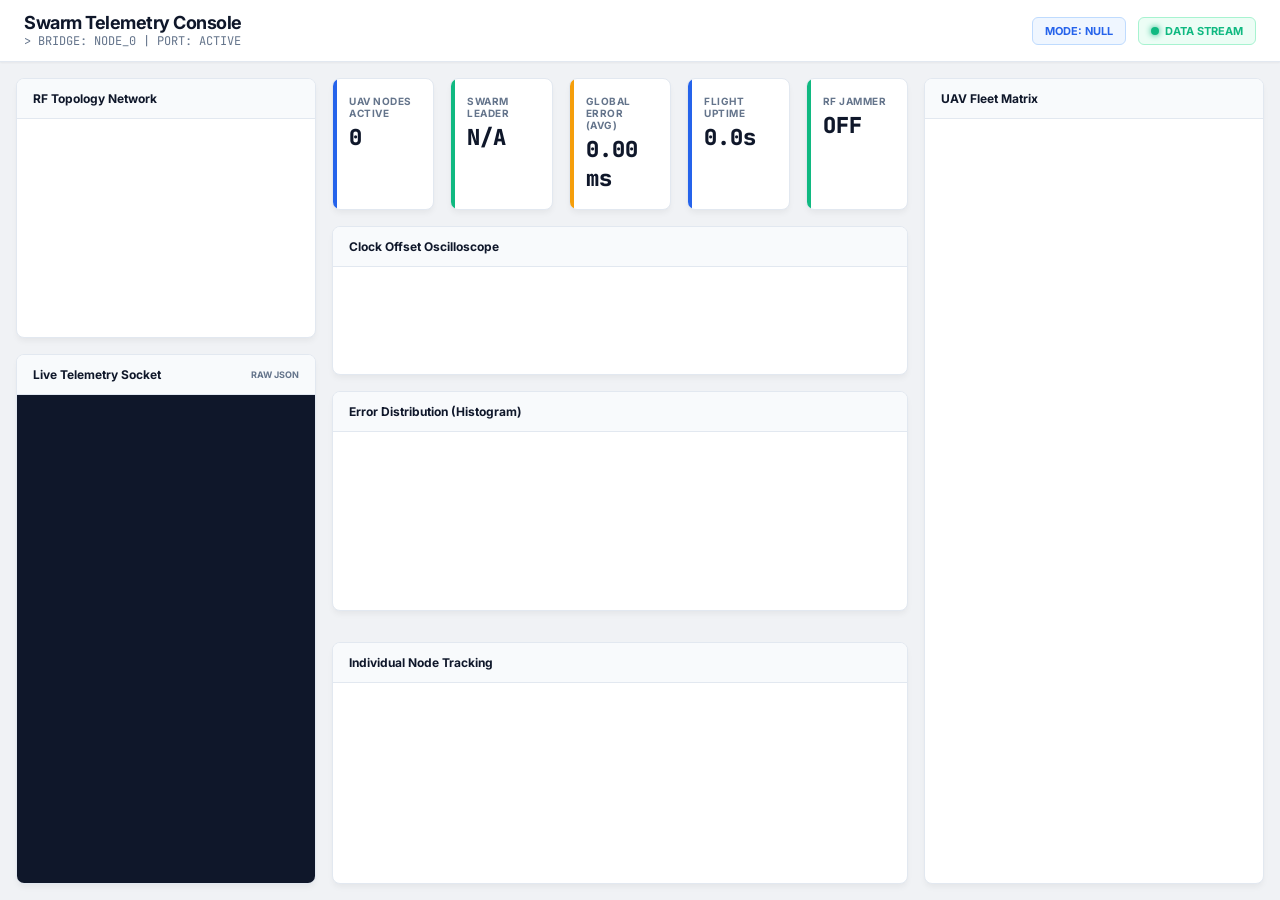
<file: 03_hardware_dashboard/index.html>
<!DOCTYPE html>
<html lang="en">
<head>
    <meta charset="UTF-8">
    <meta name="viewport" content="width=device-width, initial-scale=1.0">
    <title>ESP32 Swarm Telemetry Terminal</title>
    
    <link href="https://fonts.googleapis.com/css2?family=Inter:wght@400;500;600;700&family=JetBrains+Mono:wght@400;700&display=swap" rel="stylesheet">
    <script src="https://cdn.plot.ly/plotly-latest.min.js"></script>
    
    <style>
        :root {
            --bg-main: #f0f2f5;
            --bg-card: #ffffff;
            --border: #e2e8f0;
            --primary: #2563eb;
            --accent: #6366f1;
            --success: #10b981;
            --warning: #f59e0b;
            --danger: #ef4444;
            --text-main: #0f172a;
            --text-muted: #64748b;
            --shadow: 0 4px 6px -1px rgba(0, 0, 0, 0.05);
        }

        * { margin: 0; padding: 0; box-sizing: border-box; }

        body {
            font-family: 'Inter', sans-serif;
            background-color: var(--bg-main);
            color: var(--text-main);
            height: 100vh;
            overflow: hidden;
            display: flex;
            flex-direction: column;
        }

        .navbar {
            background-color: var(--bg-card);
            border-bottom: 1px solid var(--border);
            padding: 12px 24px;
            display: flex;
            justify-content: space-between;
            align-items: center;
            box-shadow: 0 1px 2px rgba(0,0,0,0.05);
            z-index: 10;
        }

        .nav-title h1 { font-size: 18px; font-weight: 700; color: var(--text-main); letter-spacing: -0.5px; }
        .nav-title p { font-size: 12px; color: var(--text-muted); font-family: 'JetBrains Mono', monospace; }

        .nav-controls { display: flex; gap: 12px; align-items: center; }
        .badge { padding: 6px 12px; border-radius: 6px; font-size: 11px; font-weight: 700; text-transform: uppercase; border: 1px solid var(--border); }
        .badge.mode { color: var(--primary); background: #eff6ff; border-color: #bfdbfe; }
        .badge.live { color: var(--success); background: #ecfdf5; border-color: #a7f3d0; display: flex; align-items: center; gap: 6px; }
        .live-dot { width: 8px; height: 8px; background: var(--success); border-radius: 50%; box-shadow: 0 0 6px var(--success); }

        .dashboard-container {
            flex: 1;
            display: grid;
            grid-template-columns: 300px 1fr 340px;
            gap: 16px;
            padding: 16px;
            overflow: hidden;
        }

        .panel {
            background: var(--bg-card);
            border: 1px solid var(--border);
            border-radius: 8px;
            display: flex;
            flex-direction: column;
            overflow: hidden;
            box-shadow: var(--shadow);
        }

        .panel-header {
            padding: 12px 16px;
            border-bottom: 1px solid var(--border);
            font-size: 12px;
            font-weight: 700;
            color: var(--text-main);
            background: #f8fafc;
            display: flex;
            justify-content: space-between;
            align-items: center;
        }

        /* LEFT SIDEBAR */
        .sidebar-left { display: flex; flex-direction: column; gap: 16px; min-height: 0; }
        .topology-panel { height: 260px; }
        .topology-body { flex: 1; position: relative; }
        #topology-canvas { width: 100%; height: 100%; display: block; }

        .terminal-panel { flex: 1; min-height: 0; }
        .terminal-body {
            flex: 1;
            background: #0f172a;
            color: #10b981;
            font-family: 'JetBrains Mono', monospace;
            font-size: 10px;
            padding: 12px;
            overflow-y: auto;
            line-height: 1.4;
        }
        .term-line { border-bottom: 1px solid rgba(255,255,255,0.05); padding: 2px 0; }
        .term-ts { color: #64748b; margin-right: 8px; }

        /* MAIN CONTENT */
        .main-content { display: flex; flex-direction: column; gap: 16px; min-height: 0; }

        .metrics-grid { display: grid; grid-template-columns: repeat(5, 1fr); gap: 16px; }
        .metric-card {
            background: var(--bg-card);
            border: 1px solid var(--border);
            border-radius: 8px;
            padding: 16px;
            display: flex;
            flex-direction: column;
            gap: 4px;
            box-shadow: var(--shadow);
            position: relative;
            overflow: hidden;
        }
        .metric-card::after { content: ''; position: absolute; left: 0; top: 0; bottom: 0; width: 4px; background: var(--primary); }
        .metric-card.success::after { background: var(--success); }
        .metric-card.warning::after { background: var(--warning); }
        .metric-card.danger::after { background: #ef4444; }
        .metric-card.danger { animation: pulse 1.5s infinite; }
        @keyframes pulse {
            0% { box-shadow: 0 0 0 0 rgba(239, 68, 68, 0.4); }
            70% { box-shadow: 0 0 0 10px rgba(239, 68, 68, 0); }
            100% { box-shadow: 0 0 0 0 rgba(239, 68, 68, 0); }
        }
        
        .metric-label { font-size: 10px; font-weight: 700; color: var(--text-muted); text-transform: uppercase; letter-spacing: 0.5px; }
        .metric-value { font-size: 22px; font-weight: 800; color: var(--text-main); font-family: 'JetBrains Mono', monospace; }

        .chart-panel { flex: 1; min-height: 0; }
        .chart-wrapper { width: 100%; height: 100%; }

        .hist-panel { height: 220px; }

        /* RIGHT SIDEBAR */
        .sidebar-right { display: flex; flex-direction: column; min-height: 0; }
        .node-list-panel { flex: 1; min-height: 0; }
        .node-list-body { padding: 12px; overflow-y: auto; flex: 1; display: flex; flex-direction: column; gap: 12px; }

        .node-card {
            background: #f8fafc;
            border: 1px solid var(--border);
            border-radius: 8px;
            padding: 12px;
            display: flex;
            flex-direction: column;
            gap: 10px;
        }

        .node-header { display: flex; justify-content: space-between; align-items: center; }
        .node-name { font-size: 13px; font-weight: 700; color: var(--text-main); display: flex; align-items: center; gap: 8px; }
        
        /* Status LED */
        .led { width: 10px; height: 10px; border-radius: 50%; display: inline-block; }
        .led.green { background-color: var(--success); box-shadow: 0 0 6px var(--success); }
        .led.red { background-color: var(--danger); box-shadow: 0 0 6px var(--danger); }
        .led.gray { background-color: var(--text-muted); }

        .node-status { font-size: 10px; padding: 3px 6px; border-radius: 4px; font-weight: 700; text-transform: uppercase; }
        .node-status.leader { background: var(--success); color: white; }
        .node-status.synced { background: var(--primary); color: white; }
        .node-status.drifting { background: var(--danger); color: white; }
        
        /* Layout for details and gauge */
        .node-content { display: flex; gap: 10px; align-items: center; }
        .node-details { flex: 1; display: grid; grid-template-columns: 1fr; gap: 4px; font-family: 'JetBrains Mono', monospace; font-size: 11px; color: var(--text-muted); }
        .node-details span.val { color: var(--text-main); font-weight: 700; }

        /* CSS Gauge */
        .gauge-container {
            width: 46px;
            height: 46px;
            border-radius: 50%;
            display: flex;
            align-items: center;
            justify-content: center;
            position: relative;
            background: conic-gradient(var(--accent) var(--gauge-deg), #e2e8f0 0deg);
        }
        .gauge-inner {
            width: 38px;
            height: 38px;
            border-radius: 50%;
            background: #fff;
            display: flex;
            align-items: center;
            justify-content: center;
            flex-direction: column;
        }
        .gauge-val { font-size: 10px; font-weight: 800; color: var(--text-main); font-family: 'JetBrains Mono', monospace; }
        .gauge-lbl { font-size: 7px; color: var(--text-muted); font-weight: 700; }

    </style>
</head>
<body>
    <div class="navbar">
        <div class="nav-title">
            <h1>Swarm Telemetry Console</h1>
            <p>> BRIDGE: NODE_0 | PORT: ACTIVE</p>
        </div>
        <div class="nav-controls">
            <div class="badge mode" id="sync-mode-badge">MODE: NULL</div>
            <div class="badge live"><div class="live-dot"></div> DATA STREAM</div>
        </div>
    </div>

    <div class="dashboard-container">
        
        <!-- LEFT: Topology & Terminal -->
        <div class="sidebar-left">
            <div class="panel topology-panel">
                <div class="panel-header">RF Topology Network</div>
                <div class="topology-body">
                    <canvas id="topology-canvas"></canvas>
                </div>
            </div>
            <div class="panel terminal-panel">
                <div class="panel-header">
                    <span>Live Telemetry Socket</span>
                    <span style="font-size: 9px; color: var(--text-muted);">RAW JSON</span>
                </div>
                <div class="terminal-body" id="raw-terminal"></div>
            </div>
        </div>

        <!-- CENTER: Metrics, Oscilloscope, Histogram -->
        <div class="main-content">
            <div class="metrics-grid">
                <div class="metric-card">
                    <span class="metric-label">UAV Nodes Active</span>
                    <span class="metric-value" id="metric-nodes">0</span>
                </div>
                <div class="metric-card success">
                    <span class="metric-label">Swarm Leader</span>
                    <span class="metric-value" id="metric-leader">N/A</span>
                </div>
                <div class="metric-card warning">
                    <span class="metric-label">Global Error (Avg)</span>
                    <span class="metric-value" id="metric-error">0.00 ms</span>
                </div>
                <div class="metric-card">
                    <span class="metric-label">Flight Uptime</span>
                    <span class="metric-value" id="metric-uptime">0.0s</span>
                </div>
                <div class="metric-card success" id="card-jammer">
                    <span class="metric-label">RF Jammer</span>
                    <span class="metric-value" id="metric-jammer">OFF</span>
                </div>
            </div>

            <div class="panel chart-panel">
                <div class="panel-header">Clock Offset Oscilloscope</div>
                <div class="chart-wrapper" id="offset-chart"></div>
            </div>

            <div class="panel hist-panel">
                <div class="panel-header">Error Distribution (Histogram)</div>
                <div class="chart-wrapper" id="hist-chart"></div>
            </div>

            <div class="panel trace-panel" style="margin-top: 15px;">
                <div class="panel-header">Individual Node Tracking</div>
                <div class="chart-wrapper" id="node-traces-chart" style="height: 200px;"></div>
            </div>
        </div>

        <!-- RIGHT: UAV Matrix -->
        <div class="sidebar-right">
            <div class="panel node-list-panel">
                <div class="panel-header">UAV Fleet Matrix</div>
                <div class="node-list-body" id="nodes-container"></div>
            </div>
        </div>

    </div>

    <script>
        let state = { nodes: [], sync_mode: 'basic', avg_sync_error: 0.0, sync_history: [], global_time: 0.0 };
        const colors = { ref: '#10b981', slave: '#2563eb' };
        const termMaxLines = 30;

        let ws = null;
        function connect() {
            const proto = window.location.protocol === 'https:' ? 'wss:' : 'ws:';
            ws = new WebSocket(`${proto}//${window.location.host}/ws`);
            ws.onmessage = (event) => {
                const msg = JSON.parse(event.data);
                if (msg.type === 'state') { 
                    state = msg.data; 
                    updateUI(); 
                    logTerminal(msg.data);
                }
            };
            ws.onclose = () => setTimeout(connect, 2000);
        }

        function logTerminal(data) {
            const term = document.getElementById('raw-terminal');
            if(!term) return;
            
            // Format a clean mini-packet to show
            const raw = `{"t":${data.global_time.toFixed(1)}, "nodes":${data.nodes.length}, "err":${data.avg_sync_error.toFixed(4)}}`;
            
            const line = document.createElement('div');
            line.className = 'term-line';
            
            const d = new Date();
            const ts = `${d.getHours()}:${d.getMinutes().toString().padStart(2,'0')}:${d.getSeconds().toString().padStart(2,'0')}.${d.getMilliseconds().toString().padStart(3,'0')}`;
            
            line.innerHTML = `<span class="term-ts">[${ts}]</span>${raw}`;
            term.appendChild(line);
            
            while(term.childNodes.length > termMaxLines) {
                term.removeChild(term.firstChild);
            }
            term.scrollTop = term.scrollHeight;
        }

        function updateUI() {
            document.getElementById('sync-mode-badge').textContent = `MODE: ${state.sync_mode === 'basic' ? 'One-Way Broadcast' : 'Two-Way EKF'}`;
            document.getElementById('metric-nodes').textContent = state.nodes.length;
            document.getElementById('metric-uptime').textContent = `${state.global_time}s`;

            const leader = state.nodes.find(n => n.is_elected_ref);
            document.getElementById('metric-leader').textContent = leader ? `UAV-${leader.node_id}` : 'None';
            document.getElementById('metric-error').textContent = `${(state.avg_sync_error * 1000).toFixed(2)} ms`;

            const jamInt = state.jammer_intensity || 0;
            const jamCard = document.getElementById('card-jammer');
            const jamText = document.getElementById('metric-jammer');
            if (jamInt === 0) {
                jamText.textContent = 'OFF';
                jamCard.className = 'metric-card success';
            } else if (jamInt === 1) {
                jamText.textContent = 'LIGHT (33%)';
                jamCard.className = 'metric-card warning';
            } else if (jamInt === 2) {
                jamText.textContent = 'HEAVY (66%)';
                jamCard.className = 'metric-card warning';
            } else {
                jamText.textContent = 'FULL (100%)';
                jamCard.className = 'metric-card danger';
            }

            const container = document.getElementById('nodes-container');
            container.innerHTML = '';
            
            [...state.nodes].sort((a,b) => a.node_id - b.node_id).forEach(node => {
                const card = document.createElement('div');
                card.className = `node-card`;
                
                const status = node.is_elected_ref ? 'Leader' : (node.sync_state === 'synchronized' ? 'Synced' : 'Drifting');
                const sClass = node.is_elected_ref ? 'leader' : (node.sync_state === 'synchronized' ? 'synced' : 'drifting');
                const ledClass = node.is_elected_ref ? 'green' : (node.sync_state === 'synchronized' ? 'green' : 'red');

                card.innerHTML = `
                    <div class="node-header">
                        <span class="node-name"><div class="led ${ledClass}"></div> UAV-${node.node_id}</span>
                        <span class="node-status ${sClass}">${status}</span>
                    </div>
                    <div class="node-content">
                        <div class="node-details">
                            <div>ERR: <span class="val">${(node.offset*1000000).toFixed(1)} us</span></div>
                            <div>SIG: <span class="val">${node.is_master ? '---' : node.rssi} dBm</span></div>
                        </div>
                    </div>
                `;
                container.appendChild(card);
            });

            drawTopology();
            drawChart();
        }

        function drawTopology() {
            const canvas = document.getElementById('topology-canvas');
            if (!canvas) return;
            const ctx = canvas.getContext('2d');
            canvas.width = canvas.parentElement.clientWidth;
            canvas.height = canvas.parentElement.clientHeight;
            ctx.clearRect(0, 0, canvas.width, canvas.height);

            const nodes = state.nodes;
            if (nodes.length === 0) return;

            const cx = canvas.width / 2, cy = canvas.height / 2;
            const r = Math.min(canvas.width, canvas.height) / 2 - 30;

            const pos = {};
            nodes.forEach((n, i) => {
                const a = (i * 2 * Math.PI) / nodes.length - Math.PI / 2;
                pos[n.node_id] = { x: cx + r * Math.cos(a), y: cy + r * Math.sin(a) };
            });

            const leader = nodes.find(n => n.is_elected_ref);
            if (leader) {
                const pL = pos[leader.node_id];
                nodes.forEach(n => {
                    if (n.node_id === leader.node_id) return;
                    const pN = pos[n.node_id];
                    ctx.strokeStyle = n.sync_state === 'synchronized' ? '#10b981' : '#cbd5e1';
                    ctx.lineWidth = 2;
                    ctx.setLineDash([5, 5]);
                    ctx.beginPath(); ctx.moveTo(pL.x, pL.y); ctx.lineTo(pN.x, pN.y); ctx.stroke();
                    
                    ctx.setLineDash([]);
                    const midX = (pL.x + pN.x) / 2;
                    const midY = (pL.y + pN.y) / 2;
                    ctx.fillStyle = 'rgba(255, 255, 255, 0.9)';
                    ctx.fillRect(midX - 15, midY - 8, 30, 16);
                    ctx.fillStyle = '#64748b'; ctx.font = '9px sans-serif'; ctx.textAlign = 'center'; ctx.textBaseline = 'middle';
                    ctx.fillText(`${n.rssi}`, midX, midY);
                });
            }

            nodes.forEach(n => {
                const p = pos[n.node_id];
                ctx.fillStyle = n.is_elected_ref ? colors.ref : colors.slave;
                ctx.beginPath(); ctx.arc(p.x, p.y, 14, 0, 2 * Math.PI); ctx.fill();
                ctx.fillStyle = '#fff'; ctx.font = 'bold 10px sans-serif'; ctx.textAlign = 'center'; ctx.textBaseline = 'middle';
                ctx.fillText(n.node_id, p.x, p.y);
            });
        }

        let chartInit = false;
        function drawChart() {
            if (!document.getElementById('offset-chart')) return;
            
            const x = state.sync_history.map(p => p[0]);
            const y = state.sync_history.map(p => p[1] * 1000); // ms

            // Oscilloscope
            const dataLine = [{
                x: x, y: y,
                type: 'scatter', mode: 'lines',
                line: { color: '#2563eb', width: 2 },
                fill: 'tozeroy', fillcolor: 'rgba(37, 99, 235, 0.1)'
            }];

            const layoutLine = {
                margin: { t: 10, r: 10, b: 30, l: 40 },
                xaxis: { title: 'Time (s)', color: '#64748b', gridcolor: '#f1f5f9' },
                yaxis: { title: 'Offset (ms)', color: '#64748b', gridcolor: '#f1f5f9' },
                paper_bgcolor: 'transparent', plot_bgcolor: 'transparent'
            };

            // Bar Chart: Plot the instantaneous offset of each individual drone!
            // Histogram (Error Distribution)
            // Reverting to the original design as requested, but omitting 'xbins' so Plotly auto-scales without crashing!
            const dataHist = [{
                x: y,
                type: 'histogram',
                marker: { color: '#6366f1' },
                opacity: 0.7
            }];

            const layoutHist = {
                margin: { t: 10, r: 10, b: 30, l: 40 },
                xaxis: { title: 'Error Range (ms)', color: '#64748b', gridcolor: '#f1f5f9' },
                yaxis: { title: 'Frequency', color: '#64748b', gridcolor: '#f1f5f9' },
                paper_bgcolor: 'transparent', plot_bgcolor: 'transparent',
                bargap: 0.1
            };

            // Individual Node Traces
            let nodeData = [];
            if (state.node_traces) {
                const availableColors = ['#f43f5e', '#10b981', '#f59e0b', '#8b5cf6', '#0ea5e9'];
                let colorIdx = 0;
                for (const [nid, trace] of Object.entries(state.node_traces)) {
                    nodeData.push({
                        x: trace.x,
                        y: trace.y,
                        type: 'scatter',
                        mode: 'lines',
                        name: 'Node ' + nid,
                        line: { width: 2, color: availableColors[colorIdx % availableColors.length] }
                    });
                    colorIdx++;
                }
            }
            
            const layoutNode = {
                margin: { t: 10, r: 10, b: 30, l: 40 },
                xaxis: { title: 'Time (s)', color: '#64748b', gridcolor: '#f1f5f9' },
                yaxis: { title: 'Offset (ms)', color: '#64748b', gridcolor: '#f1f5f9' },
                paper_bgcolor: 'transparent', plot_bgcolor: 'transparent',
                showlegend: true,
                legend: { orientation: "h", y: 1.2 }
            };

            if (!chartInit) { 
                Plotly.newPlot('offset-chart', dataLine, layoutLine, { displayModeBar: false, responsive: true }); 
                Plotly.newPlot('hist-chart', dataHist, layoutHist, { displayModeBar: false, responsive: true }); 
                if(document.getElementById('node-traces-chart')) {
                    Plotly.newPlot('node-traces-chart', nodeData, layoutNode, { displayModeBar: false, responsive: true }); 
                }
                chartInit = true;
            } else { 
                Plotly.react('offset-chart', dataLine, layoutLine); 
                Plotly.react('hist-chart', dataHist, layoutHist); 
                if(document.getElementById('node-traces-chart')) {
                    Plotly.react('node-traces-chart', nodeData, layoutNode); 
                }
            }
        }

        window.onload = connect;
        window.addEventListener('resize', () => { 
            drawTopology(); 
            if(chartInit) {
                Plotly.Plots.resize('offset-chart');
                Plotly.Plots.resize('hist-chart');
                if(document.getElementById('node-traces-chart')) {
                    Plotly.Plots.resize('node-traces-chart');
                }
            }
        });
    </script>
</body>
</html>
</file>
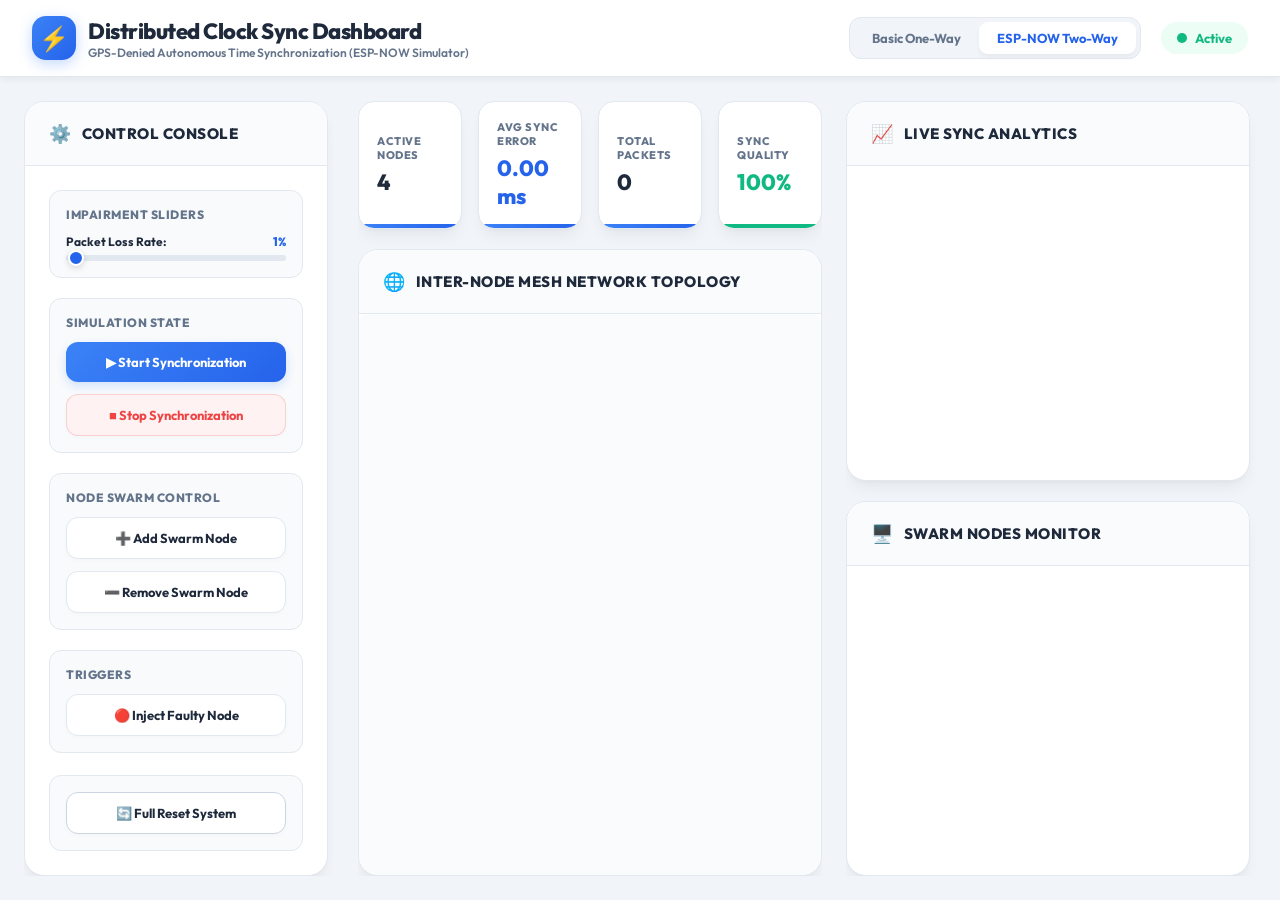
<file: 01_simulation_dashboard/frontend/index.html>
<!DOCTYPE html>
<html lang="en">
<head>
    <meta charset="UTF-8">
    <meta name="viewport" content="width=device-width, initial-scale=1.0">
    <title>Low-Cost Wireless Clock Synchronization (ESP-NOW)</title>
    
    <!-- External Google Fonts -->
    <link rel="preconnect" href="https://fonts.googleapis.com">
    <link rel="preconnect" href="https://fonts.gstatic.com" crossorigin>
    <link href="https://fonts.googleapis.com/css2?family=Outfit:wght@300;400;500;600;700;800&display=swap" rel="stylesheet">
    
    <!-- External Libraries -->
    <script src="https://cdn.plot.ly/plotly-latest.min.js"></script>
    <script src="https://cdnjs.cloudflare.com/ajax/libs/gsap/3.12.2/gsap.min.js"></script>
    
    <style>
        * {
            margin: 0;
            padding: 0;
            box-sizing: border-box;
        }

        :root {
            --bg-main: #f1f5f9;
            --bg-card: #ffffff;
            --primary: #3b82f6;
            --primary-light: #eff6ff;
            --primary-dim: #2563eb;
            --success: #10b981;
            --success-light: #ecfdf5;
            --error: #ef4444;
            --error-light: #fef2f2;
            --warning: #f59e0b;
            --warning-light: #fffbeb;
            --text-main: #1e293b;
            --text-muted: #64748b;
            --border: #e2e8f0;
            --shadow: 0 10px 15px -3px rgba(0, 0, 0, 0.05), 0 4px 6px -4px rgba(0, 0, 0, 0.05);
            --shadow-hover: 0 20px 25px -5px rgba(0, 0, 0, 0.1), 0 8px 10px -6px rgba(0, 0, 0, 0.1);
            --radius: 20px;
        }

        body {
            font-family: 'Outfit', sans-serif;
            background-color: var(--bg-main);
            color: var(--text-main);
            height: 100vh;
            overflow: hidden;
            display: flex;
            flex-direction: column;
        }

        /* ============ TOP NAVIGATION ============ */
        .navbar {
            background-color: var(--bg-card);
            border-bottom: 1px solid var(--border);
            padding: 16px 32px;
            display: flex;
            justify-content: space-between;
            align-items: center;
            box-shadow: 0 4px 6px -1px rgba(0, 0, 0, 0.05);
            z-index: 100;
        }

        .nav-logo {
            display: flex;
            align-items: center;
            gap: 12px;
        }

        .nav-logo-icon {
            background: linear-gradient(135deg, var(--primary) 0%, var(--primary-dim) 100%);
            color: white;
            width: 44px;
            height: 44px;
            border-radius: 14px;
            display: flex;
            align-items: center;
            justify-content: center;
            font-size: 24px;
            box-shadow: 0 4px 14px rgba(59, 130, 246, 0.3);
        }

        .nav-title h1 {
            font-size: 22px;
            font-weight: 800;
            color: var(--text-main);
            letter-spacing: -0.5px;
        }

        .nav-title p {
            font-size: 12px;
            color: var(--text-muted);
            font-weight: 600;
        }

        .nav-controls {
            display: flex;
            align-items: center;
            gap: 20px;
        }

        /* Mode Switcher Toggle */
        .mode-toggle-container {
            display: flex;
            align-items: center;
            background-color: #f1f5f9;
            padding: 4px;
            border-radius: 12px;
            border: 1px solid var(--border);
        }

        .mode-toggle-btn {
            padding: 8px 18px;
            border-radius: 9px;
            border: none;
            font-family: inherit;
            font-size: 13px;
            font-weight: 700;
            cursor: pointer;
            transition: all 0.2s ease;
            background: transparent;
            color: var(--text-muted);
        }

        .mode-toggle-btn.active {
            background-color: var(--bg-card);
            color: var(--primary-dim);
            box-shadow: 0 4px 6px -1px rgba(0, 0, 0, 0.05);
        }

        .status-badge {
            display: flex;
            align-items: center;
            gap: 8px;
            background-color: var(--success-light);
            color: var(--success);
            padding: 8px 16px;
            border-radius: 30px;
            font-size: 13px;
            font-weight: 700;
        }

        .status-dot {
            width: 10px;
            height: 10px;
            background-color: var(--success);
            border-radius: 50%;
            animation: pulse 1.5s infinite;
        }

        @keyframes pulse {
            0%, 100% { transform: scale(1); opacity: 1; }
            50% { transform: scale(1.3); opacity: 0.6; }
        }

        /* ============ DASHBOARD BODY ============ */
        .dashboard-container {
            flex: 1;
            display: grid;
            grid-template-columns: 310px 1fr 410px;
            gap: 24px;
            padding: 24px;
            overflow: hidden;
            min-height: 0;
        }

        /* ============ COMMON PANELS ============ */
        .panel {
            background-color: var(--bg-card);
            border-radius: var(--radius);
            border: 1px solid var(--border);
            box-shadow: var(--shadow);
            display: flex;
            flex-direction: column;
            overflow: hidden;
            min-height: 0;
            transition: box-shadow 0.3s ease;
        }

        .panel:hover {
            box-shadow: 0 20px 25px -5px rgba(0, 0, 0, 0.03), 0 10px 10px -5px rgba(0, 0, 0, 0.03);
        }

        .panel-header {
            padding: 20px 24px;
            border-bottom: 1px solid var(--border);
            display: flex;
            justify-content: space-between;
            align-items: center;
            background-color: #fafbfd;
        }

        .panel-title {
            font-size: 15px;
            font-weight: 800;
            color: var(--text-main);
            text-transform: uppercase;
            letter-spacing: 0.5px;
            display: flex;
            align-items: center;
            gap: 10px;
        }

        .panel-icon {
            font-size: 18px;
            color: var(--primary);
        }

        .panel-body {
            flex: 1;
            overflow-y: auto;
            padding: 24px;
        }

        .sidebar-left {
            display: flex;
            flex-direction: column;
            gap: 20px;
            overflow-y: auto;
            min-height: 0;
            padding-right: 6px;
        }

        .control-group {
            display: flex;
            flex-direction: column;
            gap: 12px;
            background-color: #f8fafc;
            padding: 16px;
            border-radius: 12px;
            border: 1px solid var(--border);
        }

        .control-label {
            font-size: 12px;
            font-weight: 800;
            color: var(--text-muted);
            text-transform: uppercase;
            letter-spacing: 0.5px;
            display: flex;
            justify-content: space-between;
            align-items: center;
        }

        .btn {
            width: 100%;
            padding: 12px;
            border-radius: 12px;
            border: 1px solid var(--border);
            background-color: var(--bg-card);
            color: var(--text-main);
            font-family: inherit;
            font-size: 13px;
            font-weight: 700;
            cursor: pointer;
            transition: all 0.2s ease;
            display: flex;
            align-items: center;
            justify-content: center;
            gap: 8px;
            box-shadow: 0 2px 4px rgba(0,0,0,0.02);
        }

        .btn:hover {
            border-color: var(--primary);
            color: var(--primary-dim);
            background-color: var(--primary-light);
            transform: translateY(-1px);
        }

        .btn:active {
            transform: translateY(0);
        }

        .btn-primary {
            background: linear-gradient(135deg, var(--primary) 0%, var(--primary-dim) 100%);
            color: white;
            border: none;
            box-shadow: 0 4px 10px rgba(59, 130, 246, 0.2);
        }

        .btn-primary:hover {
            background: var(--primary-dim);
            color: white;
            box-shadow: 0 6px 14px rgba(59, 130, 246, 0.3);
        }

        .btn-danger {
            color: var(--error);
            border-color: rgba(239, 68, 68, 0.2);
            background-color: var(--error-light);
        }

        .btn-danger:hover {
            background-color: var(--error);
            color: white;
            border-color: var(--error);
        }

        /* Range Sliders styling */
        .range-slider-container {
            display: flex;
            flex-direction: column;
            gap: 6px;
            width: 100%;
        }

        .slider-header {
            display: flex;
            justify-content: space-between;
            font-size: 12px;
            font-weight: 700;
            color: var(--text-main);
        }

        .slider-val {
            color: var(--primary-dim);
            font-weight: 800;
        }

        .custom-slider {
            -webkit-appearance: none;
            width: 100%;
            height: 6px;
            border-radius: 10px;
            background: #e2e8f0;
            outline: none;
        }

        .custom-slider::-webkit-slider-thumb {
            -webkit-appearance: none;
            appearance: none;
            width: 16px;
            height: 16px;
            border-radius: 50%;
            background: var(--primary-dim);
            cursor: pointer;
            border: 2px solid white;
            box-shadow: 0 2px 6px rgba(0,0,0,0.15);
            transition: transform 0.1s ease;
        }

        .custom-slider::-webkit-slider-thumb:hover {
            transform: scale(1.25);
        }

        /* ============ CENTER COLUMN: TOPOLOGY & METRICS ============ */
        .main-content {
            display: flex;
            flex-direction: column;
            gap: 20px;
        }

        /* Metrics Grid */
        .metrics-grid {
            display: grid;
            grid-template-columns: repeat(4, 1fr);
            gap: 16px;
        }

        .metric-card {
            background-color: var(--bg-card);
            border-radius: 16px;
            border: 1px solid var(--border);
            padding: 18px;
            box-shadow: var(--shadow);
            display: flex;
            flex-direction: column;
            justify-content: center;
            transition: all 0.3s ease;
            position: relative;
            overflow: hidden;
        }

        .metric-card::after {
            content: '';
            position: absolute;
            bottom: 0;
            left: 0;
            width: 100%;
            height: 4px;
            background: var(--border);
        }

        .metric-card.primary-accent::after {
            background: linear-gradient(90deg, var(--primary) 0%, var(--primary-dim) 100%);
        }

        .metric-card.success-accent::after {
            background: var(--success);
        }

        .metric-card:hover {
            transform: translateY(-2px);
            box-shadow: var(--shadow-hover);
        }

        .metric-label {
            font-size: 11px;
            font-weight: 800;
            color: var(--text-muted);
            text-transform: uppercase;
            letter-spacing: 0.5px;
            margin-bottom: 6px;
        }

        .metric-value {
            font-size: 22px;
            font-weight: 800;
            color: var(--text-main);
        }

        .metric-value.highlight {
            color: var(--primary-dim);
        }

        /* Center column: main-content ============ */
        .main-content {
            display: flex;
            flex-direction: column;
            gap: 20px;
            min-height: 0;
            overflow: hidden;
        }

        /* Network Topology Panel */
        .topology-panel {
            flex: 1;
            position: relative;
            min-height: 0;
        }

        .canvas-container {
            width: 100%;
            height: 100%;
            position: relative;
            background-color: #fafbfc;
            border-radius: 8px;
            overflow: hidden;
        }

        #topology-canvas {
            width: 100%;
            height: 100%;
            display: block;
        }

        /* ============ RIGHT COLUMN: ANALYTICS & NODES ============ */
        .sidebar-right {
            display: flex;
            flex-direction: column;
            gap: 20px;
            overflow-y: auto;
            min-height: 0;
            padding-right: 6px;
        }

        .chart-wrapper {
            height: 165px;
            border-radius: 8px;
            background-color: var(--bg-card);
        }

        /* Node Status List */
        .node-list-panel {
            flex: 1;
            display: flex;
            flex-direction: column;
            min-height: 0;
        }

        .node-list-panel .panel-body {
            flex: 1;
            min-height: 0;
            overflow-y: auto;
        }

        .node-cards-container {
            display: flex;
            flex-direction: column;
            gap: 12px;
            padding-right: 6px;
        }

        .node-card {
            background-color: var(--bg-card);
            border: 1px solid var(--border);
            border-radius: 16px;
            padding: 16px;
            transition: all 0.2s ease;
            box-shadow: 0 4px 6px -1px rgba(0,0,0,0.02);
            display: flex;
            flex-direction: column;
            gap: 10px;
        }

        .node-card:hover {
            box-shadow: var(--shadow);
            border-color: var(--primary);
        }

        .node-card.ref-node {
            border-color: var(--success);
            background-color: var(--success-light);
        }

        .node-card.drifted-node {
            border-color: var(--error);
            background-color: var(--error-light);
        }

        .node-card-header {
            display: flex;
            justify-content: space-between;
            align-items: center;
        }

        .node-name {
            font-size: 14px;
            font-weight: 800;
        }

        .node-badge {
            font-size: 10px;
            font-weight: 800;
            text-transform: uppercase;
            padding: 4px 10px;
            border-radius: 20px;
            background-color: var(--border);
            color: var(--text-muted);
        }

        .node-badge.ref {
            background-color: var(--success);
            color: white;
        }

        .node-badge.drifted {
            background-color: var(--error);
            color: white;
        }

        .node-card-grid {
            display: grid;
            grid-template-columns: repeat(2, 1fr);
            gap: 8px;
            font-size: 12px;
        }

        .node-info-label {
            color: var(--text-muted);
            font-size: 11px;
            font-weight: 600;
        }

        .node-info-val {
            font-weight: 700;
            color: var(--text-main);
        }

        /* Node card individual slider styling */
        .node-drift-control {
            border-top: 1px solid var(--border);
            padding-top: 10px;
            display: flex;
            flex-direction: column;
            gap: 6px;
        }

        /* Scrollbar styles */
        ::-webkit-scrollbar {
            width: 6px;
            height: 6px;
        }

        ::-webkit-scrollbar-track {
            background: transparent;
        }

        ::-webkit-scrollbar-thumb {
            background: #cbd5e1;
            border-radius: 10px;
        }

        ::-webkit-scrollbar-thumb:hover {
            background: #94a3b8;
        }
    </style>
</head>
<body>
    <!-- TOP NAVIGATION NAVBAR -->
    <div class="navbar">
        <div class="nav-logo">
            <div class="nav-logo-icon">⚡</div>
            <div class="nav-title">
                <h1>Distributed Clock Sync Dashboard</h1>
                <p>GPS-Denied Autonomous Time Synchronization (ESP-NOW Simulator)</p>
            </div>
        </div>
        <div class="nav-controls">
            <div class="mode-toggle-container">
                <button id="mode-basic-btn" class="mode-toggle-btn" onclick="toggleSyncMode('basic')">Basic One-Way</button>
                <button id="mode-espnow-btn" class="mode-toggle-btn active" onclick="toggleSyncMode('espnow')">ESP-NOW Two-Way</button>
            </div>
            
            <div class="status-badge">
                <span class="status-dot"></span>
                <span id="system-status">Active</span>
            </div>
        </div>
    </div>

    <!-- MAIN DASHBOARD CONTENT -->
    <div class="dashboard-container">
        
        <!-- LEFT PANEL: CONTROLS -->
        <div class="sidebar-left">
            <div class="panel" style="flex: 1;">
                <div class="panel-header">
                    <div class="panel-title">
                        <span class="panel-icon">⚙️</span> Control Console
                    </div>
                </div>
                <div class="panel-body" style="display: flex; flex-direction: column; gap: 20px;">
                    
                    <div class="control-group">
                        <span class="control-label">Impairment Sliders</span>
                        <div class="range-slider-container">
                            <div class="slider-header">
                                <span>Packet Loss Rate:</span>
                                <span class="slider-val" id="loss-slider-val">1%</span>
                            </div>
                            <input type="range" class="custom-slider" id="loss-rate-slider" min="0" max="100" value="1" oninput="updatePacketLoss(this.value)">
                        </div>
                    </div>

                    <div class="control-group">
                        <span class="control-label">Simulation State</span>
                        <button class="btn btn-primary" onclick="sendCommand('start_sync')">▶ Start Synchronization</button>
                        <button class="btn btn-danger" onclick="sendCommand('stop_sync')">■ Stop Synchronization</button>
                    </div>
                    
                    <div class="control-group">
                        <span class="control-label">Node Swarm Control</span>
                        <button class="btn" onclick="sendCommand('add_node')">➕ Add Swarm Node</button>
                        <button class="btn" onclick="sendCommand('remove_node')">➖ Remove Swarm Node</button>
                    </div>
                    
                    <div class="control-group">
                        <span class="control-label">Triggers</span>
                        <button class="btn" onclick="sendCommand('simulate_faulty_node')">🔴 Inject Faulty Node</button>
                    </div>
                    
                    <div class="control-group" style="margin-top: auto;">
                        <button class="btn" onclick="sendCommand('reset')" style="border-color: #cbd5e1;">🔄 Full Reset System</button>
                    </div>
                </div>
            </div>
        </div>

        <!-- CENTER PANEL: TOPOLOGY AND METRICS -->
        <div class="main-content">
            <!-- Metrics Cards Grid -->
            <div class="metrics-grid">
                <div class="metric-card primary-accent">
                    <span class="metric-label">Active Nodes</span>
                    <span id="metric-nodes" class="metric-value">4</span>
                </div>
                <div class="metric-card primary-accent">
                    <span class="metric-label">Avg Sync Error</span>
                    <span id="metric-error" class="metric-value highlight">0.00 ms</span>
                </div>
                <div class="metric-card primary-accent">
                    <span class="metric-label">Total Packets</span>
                    <span id="metric-packets" class="metric-value">0</span>
                </div>
                <div class="metric-card success-accent">
                    <span class="metric-label">Sync Quality</span>
                    <span id="metric-quality" class="metric-value" style="color: var(--success);">100%</span>
                </div>
            </div>

            <!-- Visual Topology View -->
            <div class="panel topology-panel">
                <div class="panel-header">
                    <div class="panel-title">
                        <span class="panel-icon">🌐</span> Inter-Node Mesh Network Topology
                    </div>
                </div>
                <div class="panel-body" style="padding: 0;">
                    <div class="canvas-container">
                        <canvas id="topology-canvas"></canvas>
                    </div>
                </div>
            </div>
        </div>

        <!-- RIGHT PANEL: ANALYTICS & MONITOR -->
        <div class="sidebar-right">
            <!-- Graphs Panel -->
            <div class="panel" style="height: 380px;">
                <div class="panel-header">
                    <div class="panel-title">
                        <span class="panel-icon">📈</span> Live Sync Analytics
                    </div>
                </div>
                <div class="panel-body" style="padding: 12px; display: flex; flex-direction: column; gap: 12px; overflow: hidden;">
                    <div class="chart-wrapper" id="clock-graph"></div>
                    <div class="chart-wrapper" id="error-graph"></div>
                </div>
            </div>

            <!-- Swarm Nodes List -->
            <div class="panel node-list-panel">
                <div class="panel-header">
                    <div class="panel-title">
                        <span class="panel-icon">🖥️</span> Swarm Nodes Monitor
                    </div>
                </div>
                <div class="panel-body" style="padding: 15px;">
                    <div class="node-cards-container" id="nodes-container">
                        <!-- Dynamically filled with node info cards -->
                    </div>
                </div>
            </div>
        </div>

    </div>

    <!-- JavaScript Execution -->
    <script>
        let simulationState = {
            nodes: {},
            globalTime: 0,
            syncActive: false,
            totalPackets: 0,
            avgError: 0,
            syncHistory: [],
            masterId: null,
            syncMode: 'espnow'
        };

        const config = {
            nodeRadius: 18,
            refRadius: 24,
            colors: {
                ref: '#10b981',       /* green */
                slave: '#3b82f6',     /* blue */
                drifted: '#ef4444',   /* red */
                unsynced: '#94a3b8',  /* gray */
                lineSynced: '#10b981',
                lineUnsynced: '#cbd5e1'
            }
        };

        let ws = null;
        let reconnectAttempts = 0;

        function connectWebSocket() {
            try {
                const protocol = window.location.protocol === 'https:' ? 'wss:' : 'ws:';
                const wsUrl = `${protocol}//${window.location.host}/ws`;
                ws = new WebSocket(wsUrl);

                ws.onopen = () => {
                    console.log('✅ Connected to Simulation WebSocket');
                    reconnectAttempts = 0;
                };

                ws.onmessage = (event) => {
                    try {
                        const message = JSON.parse(event.data);
                        if (message.type === 'state') {
                            updateState(message.data);
                        }
                    } catch (e) {
                        console.error('Failed to parse state:', e);
                    }
                };

                ws.onclose = () => {
                    attemptReconnect();
                };
            } catch (e) {
                attemptReconnect();
            }
        }

        function attemptReconnect() {
            if (reconnectAttempts < 10) {
                reconnectAttempts++;
                setTimeout(connectWebSocket, 1500 * reconnectAttempts);
            }
        }

        function sendCommand(command, params = {}) {
            if (ws && ws.readyState === WebSocket.OPEN) {
                ws.send(JSON.stringify({ type: command, ...params }));
            }
        }

        function toggleSyncMode(mode) {
            sendCommand('toggle_sync_mode', { mode: mode });
        }

        function updatePacketLoss(val) {
            document.getElementById('loss-slider-val').textContent = val + '%';
            sendCommand('inject_packet_loss', { rate: parseFloat(val) / 100.0 });
        }

        function updateNodeDrift(nodeId, val) {
            document.getElementById(`drift-val-${nodeId}`).textContent = val + ' PPM';
            sendCommand('set_node_drift', { node_id: parseInt(nodeId), drift: parseFloat(val) });
        }

        function updateState(newState) {
            simulationState = {
                nodes: {},
                globalTime: newState.global_time || 0,
                syncActive: newState.sync_active || false,
                totalPackets: newState.total_packets_sent || 0,
                avgError: newState.avg_sync_error || 0,
                syncHistory: newState.sync_history || [],
                masterId: newState.master_id,
                syncMode: newState.sync_mode || 'espnow',
                isHardware: newState.is_hardware || false
            };

            if (newState.nodes) {
                newState.nodes.forEach(node => {
                    simulationState.nodes[node.node_id] = node;
                });
            }

            // Show or hide hardware connection badge
            const hwBadge = document.getElementById('hw-badge');
            if (hwBadge) {
                hwBadge.style.display = simulationState.isHardware ? 'flex' : 'none';
            }

            updateUI();
        }

        function updateUI() {
            // Update Sync Mode switch state
            const basicBtn = document.getElementById('mode-basic-btn');
            const espnowBtn = document.getElementById('mode-espnow-btn');
            if (simulationState.syncMode === 'basic') {
                basicBtn.classList.add('active');
                espnowBtn.classList.remove('active');
            } else {
                basicBtn.classList.remove('active');
                espnowBtn.classList.add('active');
            }

            // Status Badge
            const statusLabel = document.getElementById('system-status');
            statusLabel.textContent = simulationState.syncActive ? 'Synchronizing' : 'Idle';
            statusLabel.parentElement.style.backgroundColor = simulationState.syncActive ? 'var(--success-light)' : 'var(--warning-light)';
            statusLabel.parentElement.style.color = simulationState.syncActive ? 'var(--success)' : 'var(--warning)';

            // Metrics Cards
            const nodeCount = Object.keys(simulationState.nodes).length;
            document.getElementById('metric-nodes').textContent = nodeCount;
            document.getElementById('metric-packets').textContent = simulationState.totalPackets;
            
            const errorVal = simulationState.avgError * 1000;
            document.getElementById('metric-error').textContent = errorVal.toFixed(3) + ' ms';
            
            // Calculate Sync Quality
            let quality = 0;
            if (simulationState.syncActive) {
                quality = Math.max(0, 100 - (errorVal * 50));
            } else {
                quality = 0;
            }
            document.getElementById('metric-quality').textContent = quality.toFixed(0) + '%';

            // Node Cards List
            const nodesContainer = document.getElementById('nodes-container');
            
            // Remember user interaction (like dragging sliders) by only updating content if not active
            Object.values(simulationState.nodes).forEach(node => {
                const existingCard = document.getElementById(`node-card-${node.node_id}`);
                const isRef = node.is_elected_ref;
                const name = isRef ? `Swarm Leader (#${node.node_id})` : `Drone Node #${node.node_id}`;
                const badgeText = isRef ? 'Leader' : (node.is_faulty ? 'Faulty' : node.sync_state);
                const badgeClass = isRef ? 'ref' : (node.sync_state === 'drifted' || node.is_faulty ? 'drifted' : '');
                
                const cardHTML = `
                    <div class="node-card-header">
                        <span class="node-name">${name}</span>
                        <span class="node-badge ${badgeClass}">${badgeText}</span>
                    </div>
                    <div class="node-card-grid">
                        <div>
                            <span class="node-info-label">Offset:</span>
                            <span class="node-info-val">${(node.offset * 1000).toFixed(3)} ms</span>
                        </div>
                        <div>
                            <span class="node-info-label">Drift:</span>
                            <span class="node-info-val" id="drift-display-${node.node_id}">${node.drift_rate.toFixed(1)} PPM</span>
                        </div>
                        <div>
                            <span class="node-info-label">Kalman Est:</span>
                            <span class="node-info-val">${(node.kalman_offset * 1000).toFixed(2)} ms</span>
                        </div>
                        <div>
                            <span class="node-info-label">Lat Est:</span>
                            <span class="node-info-val">${node.latency_estimate.toFixed(1)} ms</span>
                        </div>
                    </div>
                    <div class="node-drift-control">
                        <div class="slider-header">
                            <span class="node-info-label">Adjust Target Drift:</span>
                            <span class="slider-val" id="drift-val-${node.node_id}">${node.drift_rate.toFixed(0)} PPM</span>
                        </div>
                        <input type="range" class="custom-slider" min="-2000" max="2000" value="${node.drift_rate}" 
                               oninput="updateNodeDrift(${node.node_id}, this.value)">
                    </div>
                `;

                if (existingCard) {
                    // Update only text displays, but do not replace the entire element to prevent resetting slider state if dragging
                    const isDragging = (document.activeElement && document.activeElement.parentElement && document.activeElement.parentElement.parentElement === existingCard);
                    if (!isDragging) {
                        existingCard.innerHTML = cardHTML;
                    } else {
                        // Just update values non-destructively
                        const displayVals = existingCard.querySelectorAll('.node-info-val');
                        if (displayVals.length >= 4) {
                            displayVals[0].textContent = (node.offset * 1000).toFixed(3) + ' ms';
                            displayVals[1].textContent = node.drift_rate.toFixed(1) + ' PPM';
                            displayVals[2].textContent = (node.kalman_offset * 1000).toFixed(2) + ' ms';
                            displayVals[3].textContent = node.latency_estimate.toFixed(1) + ' ms';
                        }
                    }
                    
                    // Maintain classes
                    existingCard.className = 'node-card';
                    if (isRef) existingCard.classList.add('ref-node');
                    else if (node.sync_state === 'drifted') existingCard.classList.add('drifted-node');
                } else {
                    const card = document.createElement('div');
                    card.id = `node-card-${node.node_id}`;
                    card.className = 'node-card';
                    if (isRef) card.classList.add('ref-node');
                    else if (node.sync_state === 'drifted') card.classList.add('drifted-node');
                    card.innerHTML = cardHTML;
                    nodesContainer.appendChild(card);
                }
            });

            // Clean up removed nodes from UI
            Array.from(nodesContainer.children).forEach(child => {
                const idStr = child.id.replace('node-card-', '');
                if (!simulationState.nodes[idStr]) {
                    child.remove();
                }
            });

            // Update graphs and network topology
            updateCharts();
        }

        // ============ TOPOLOGY DRAWING ============
        function drawTopology() {
            const canvas = document.getElementById('topology-canvas');
            if (!canvas) return;
            const ctx = canvas.getContext('2d');
            
            canvas.width = canvas.parentElement.clientWidth;
            canvas.height = canvas.parentElement.clientHeight;

            ctx.clearRect(0, 0, canvas.width, canvas.height);

            const nodes = Object.values(simulationState.nodes);
            if (nodes.length === 0) return;

            // Draw grid pattern in canvas background
            ctx.strokeStyle = '#f1f5f9';
            ctx.lineWidth = 1;
            for (let x = 0; x < canvas.width; x += 40) {
                ctx.beginPath(); ctx.moveTo(x, 0); ctx.lineTo(x, canvas.height); ctx.stroke();
            }
            for (let y = 0; y < canvas.height; y += 40) {
                ctx.beginPath(); ctx.moveTo(0, y); ctx.lineTo(canvas.width, y); ctx.stroke();
            }

            const centerX = canvas.width / 2;
            const centerY = canvas.height / 2;
            const radius = Math.min(canvas.width, canvas.height) / 2 - 50;
            const positions = {};

            // Calculate positions
            nodes.forEach((node, idx) => {
                const angle = (idx * 2 * Math.PI) / nodes.length - Math.PI / 2;
                positions[node.node_id] = {
                    x: centerX + radius * Math.cos(angle),
                    y: centerY + radius * Math.sin(angle)
                };
            });

            const electedRef = nodes.find(n => n.is_elected_ref);

            // Draw Links
            nodes.forEach(node => {
                if (node.is_elected_ref) return;
                const ref = electedRef || nodes.find(n => n.is_master);
                if (!ref) return;

                const start = positions[ref.node_id];
                const end = positions[node.node_id];

                ctx.beginPath();
                ctx.moveTo(start.x, start.y);
                ctx.lineTo(end.x, end.y);
                ctx.strokeStyle = node.sync_state === 'synchronized' ? config.colors.ref : config.colors.lineUnsynced;
                ctx.lineWidth = node.sync_state === 'synchronized' ? 2 : 1;
                ctx.setLineDash([6, 4]);
                ctx.stroke();
                ctx.setLineDash([]);
            });

            // Draw Nodes
            nodes.forEach(node => {
                const pos = positions[node.node_id];
                const isRef = node.is_elected_ref;
                const size = isRef ? config.refRadius : config.nodeRadius;

                // Outer Shadow Glow
                ctx.beginPath();
                ctx.arc(pos.x, pos.y, size + 8, 0, 2 * Math.PI);
                ctx.fillStyle = isRef ? 'rgba(16, 185, 129, 0.08)' : 'rgba(59, 130, 246, 0.04)';
                ctx.fill();

                // Outer Ring
                ctx.beginPath();
                ctx.arc(pos.x, pos.y, size, 0, 2 * Math.PI);
                ctx.strokeStyle = isRef ? config.colors.ref : (node.sync_state === 'drifted' ? config.colors.drifted : config.colors.slave);
                ctx.lineWidth = 3;
                ctx.fillStyle = '#ffffff';
                ctx.fill();
                ctx.stroke();

                // Inner core
                ctx.beginPath();
                ctx.arc(pos.x, pos.y, size - 8, 0, 2 * Math.PI);
                ctx.fillStyle = isRef ? config.colors.ref : (node.sync_state === 'drifted' ? config.colors.drifted : '#eff6ff');
                ctx.fill();

                // Text
                ctx.fillStyle = isRef || node.sync_state === 'drifted' ? '#ffffff' : '#1e293b';
                ctx.font = 'bold 11px Outfit';
                ctx.textAlign = 'center';
                ctx.textBaseline = 'middle';
                ctx.fillText(isRef ? 'LDR' : `#${node.node_id}`, pos.x, pos.y);
            });

            // Draw Flying timing packets
            if (simulationState.syncActive && electedRef) {
                const time = Date.now() / 1000;
                nodes.forEach((node, idx) => {
                    if (node.is_elected_ref) return;
                    const ref = electedRef;
                    const start = positions[ref.node_id];
                    const end = positions[node.node_id];

                    // Packet flow animation
                    const progress = (time * 1.5 + idx * 0.35) % 1.0;
                    const px = start.x + (end.x - start.x) * progress;
                    const py = start.y + (end.y - start.y) * progress;

                    ctx.beginPath();
                    ctx.arc(px, py, 5, 0, 2 * Math.PI);
                    ctx.fillStyle = config.colors.ref;
                    ctx.fill();
                });
            }
        }

        // ============ GRAPHS DRAWING ============
        function updateCharts() {
            const nodes = Object.values(simulationState.nodes);
            
            // 1. Clock graph
            const clockTraces = nodes.map(node => {
                return {
                    y: [node.virtual_time],
                    name: node.is_elected_ref ? 'Leader (Ref)' : `Node ${node.node_id}`,
                    type: 'scatter',
                    mode: 'lines+markers',
                    line: {
                        color: node.is_elected_ref ? config.colors.ref : (node.sync_state === 'drifted' ? config.colors.drifted : config.colors.slave),
                        width: node.is_elected_ref ? 3 : 2
                    }
                };
            });

            const clockLayout = {
                xaxis: { showgrid: false, zeroline: false, showticklabels: false },
                yaxis: { title: 'Clock Time (s)', gridcolor: '#f1f5f9' },
                plot_bgcolor: '#ffffff',
                paper_bgcolor: 'rgba(0,0,0,0)',
                margin: { t: 10, b: 10, l: 40, r: 10 },
                font: { family: 'Outfit, sans-serif', size: 10, color: '#64748b' },
                showlegend: false
            };

            Plotly.react('clock-graph', clockTraces, clockLayout, { responsive: true, displayModeBar: false });

            // 2. Average Error history graph
            if (simulationState.syncHistory.length > 0) {
                const times = simulationState.syncHistory.map(d => d[0]);
                const errors = simulationState.syncHistory.map(d => d[1] * 1000); // ms

                const errorTrace = {
                    x: times,
                    y: errors,
                    type: 'scatter',
                    mode: 'lines',
                    fill: 'tozeroy',
                    fillcolor: 'rgba(59, 130, 246, 0.1)',
                    line: { color: 'var(--primary)', width: 2 }
                };

                const errorLayout = {
                    xaxis: { title: 'Time (s)', gridcolor: '#f1f5f9' },
                    yaxis: { title: 'Error (ms)', gridcolor: '#f1f5f9' },
                    plot_bgcolor: '#ffffff',
                    paper_bgcolor: 'rgba(0,0,0,0)',
                    margin: { t: 10, b: 30, l: 40, r: 10 },
                    font: { family: 'Outfit, sans-serif', size: 10, color: '#64748b' },
                    showlegend: false
                };

                Plotly.react('error-graph', [errorTrace], errorLayout, { responsive: true, displayModeBar: false });
            }
        }

        window.addEventListener('load', () => {
            connectWebSocket();
            
            // Animation Loop
            function step() {
                drawTopology();
                requestAnimationFrame(step);
            }
            requestAnimationFrame(step);
        });

        window.addEventListener('beforeunload', () => {
            if (ws) ws.close();
        });
    </script>
</body>
</html>
</file>
